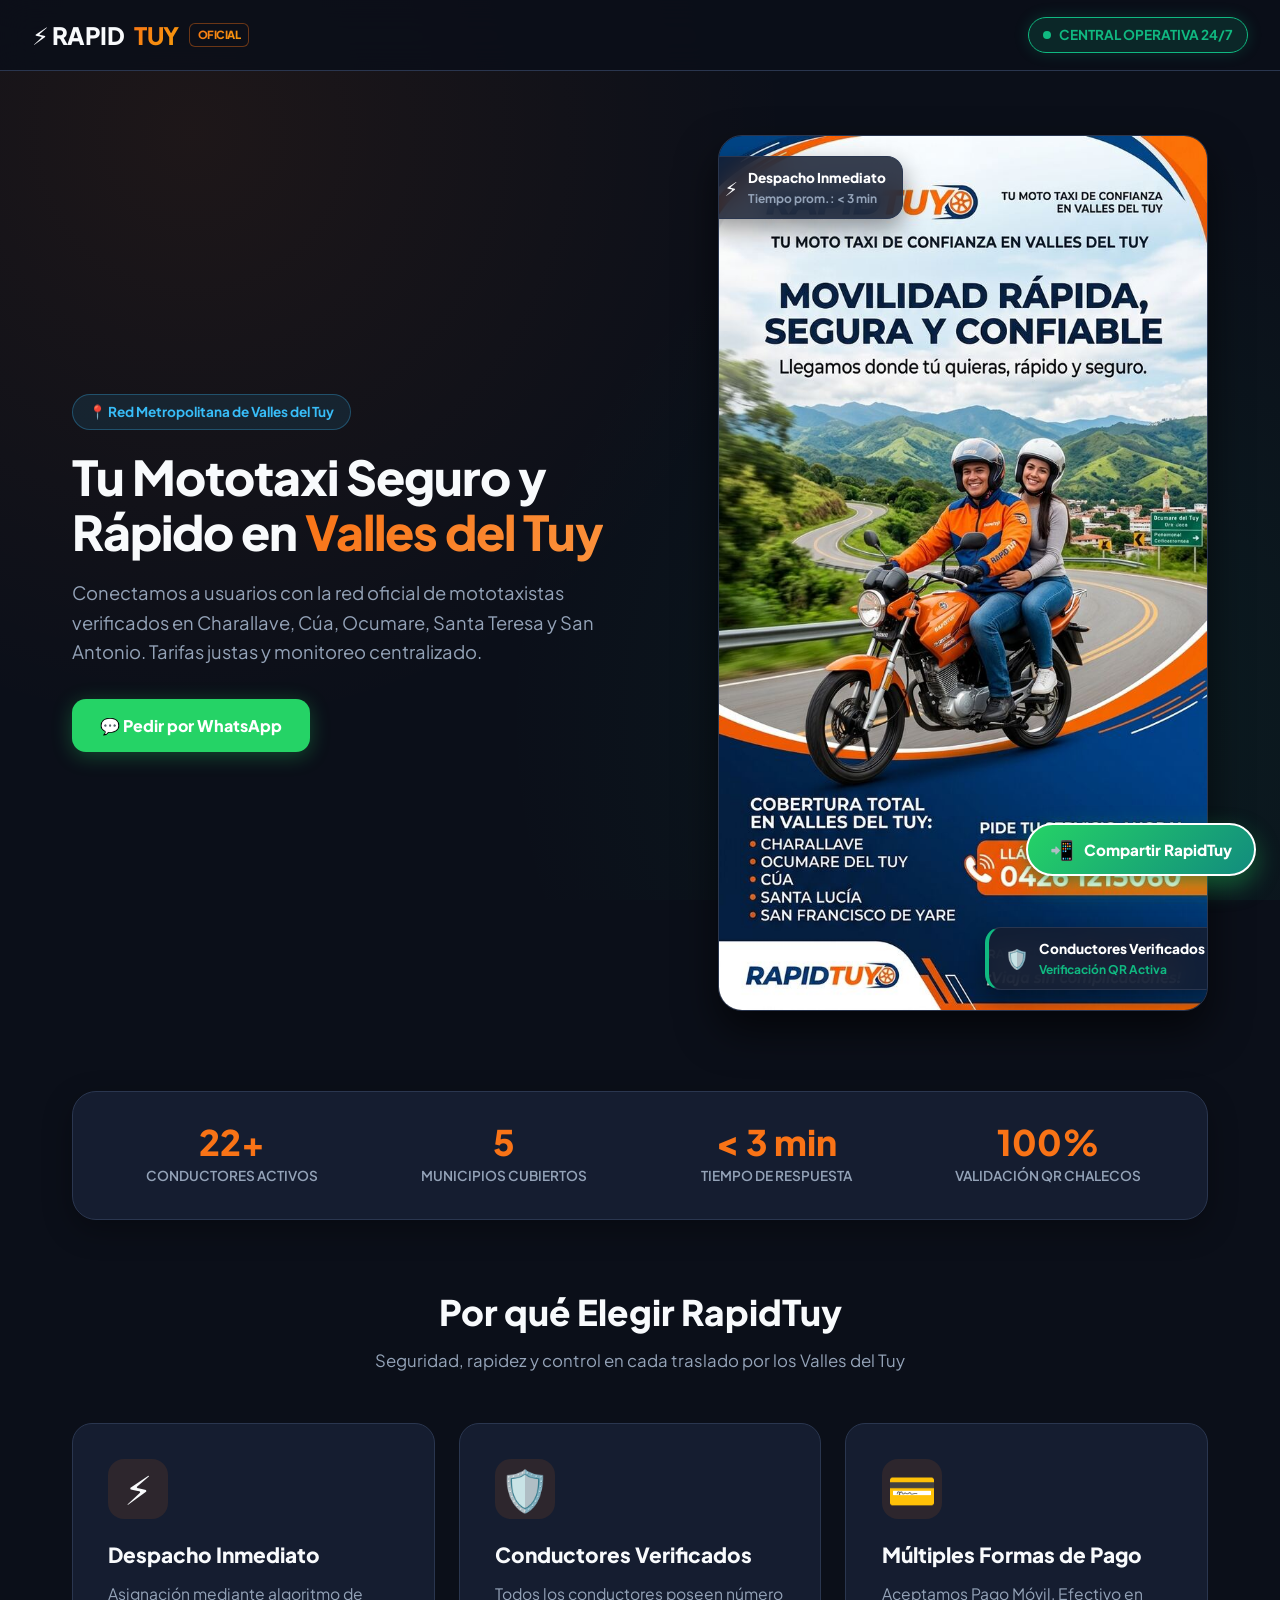
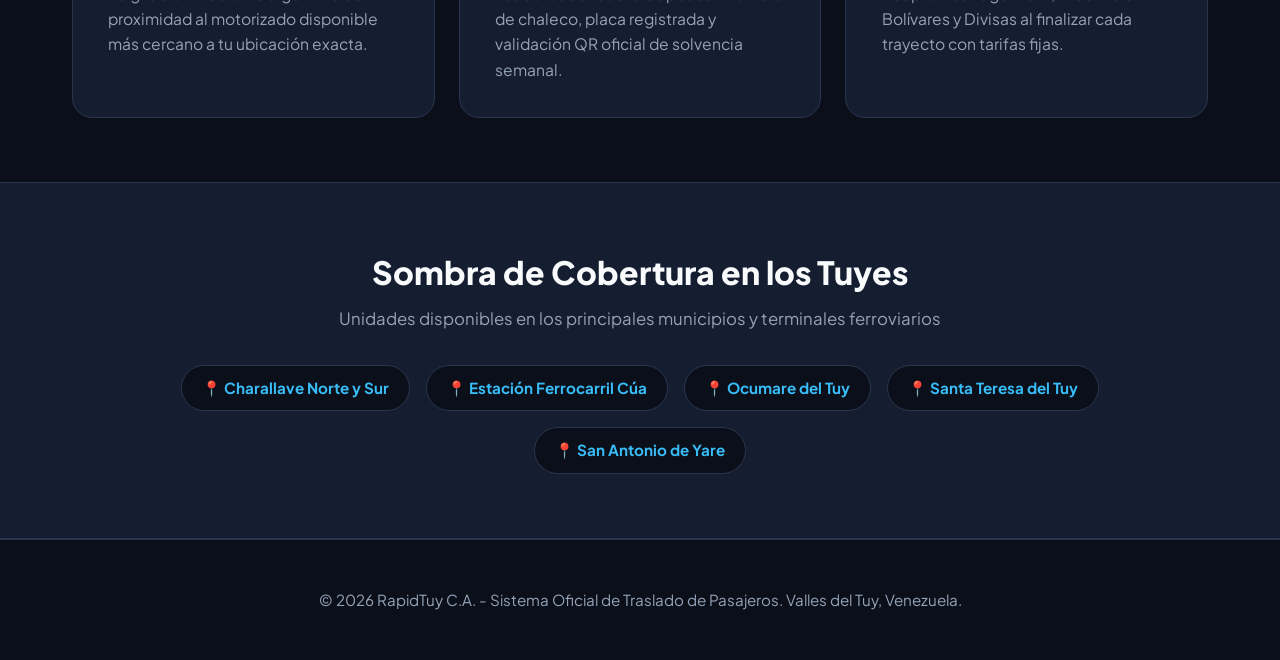
<file: index.html>
<!DOCTYPE html>
<html lang="es">
<head>
    <meta charset="UTF-8">
    <meta name="viewport" content="width=device-width, initial-scale=1.0">
    <title>RapidTuy - Tu Red Oficial de Mototaxis en Valles del Tuy</title>
    <link href="https://fonts.googleapis.com/css2?family=Plus+Jakarta+Sans:wght@400;500;600;700;800&display=swap" rel="stylesheet">
    <style>
        :root {
            --primary: #F97316;
            --primary-hover: #EA580C;
            --primary-glow: rgba(249, 115, 22, 0.4);
            --dark-bg: #0B0F19;
            --card-bg: #151D30;
            --card-border: #2A364F;
            --text-light: #F8FAFC;
            --text-muted: #94A3B8;
            --accent-green: #10B981;
            --accent-blue: #38BDF8;
            --accent-purple: #818CF8;
        }

        * {
            margin: 0;
            padding: 0;
            box-sizing: border-box;
            font-family: 'Plus Jakarta Sans', system-ui, -apple-system, sans-serif;
        }

        body {
            background-color: var(--dark-bg);
            color: var(--text-light);
            line-height: 1.6;
            overflow-x: hidden;
            background-image: 
                radial-gradient(circle at 15% 15%, rgba(249, 115, 22, 0.08) 0%, transparent 45%),
                radial-gradient(circle at 85% 80%, rgba(16, 185, 129, 0.08) 0%, transparent 45%);
            background-attachment: fixed;
        }

        /* HEADER NAV */
        header {
            background-color: rgba(11, 15, 25, 0.85);
            backdrop-filter: blur(16px);
            -webkit-backdrop-filter: blur(16px);
            position: sticky;
            top: 0;
            z-index: 100;
            border-bottom: 1px solid var(--card-border);
            padding: 1rem 2rem;
            display: flex;
            justify-content: space-between;
            align-items: center;
        }

        .logo {
            display: flex;
            align-items: center;
            gap: 10px;
            font-size: 1.5rem;
            font-weight: 800;
            color: var(--text-light);
            text-decoration: none;
            letter-spacing: -0.5px;
        }

        .logo span {
            color: var(--primary);
            background: linear-gradient(135deg, #F97316 0%, #F59E0B 100%);
            -webkit-background-clip: text;
            -webkit-text-fill-color: transparent;
        }

        .logo-badge {
            background: rgba(249, 115, 22, 0.15);
            border: 1px solid rgba(249, 115, 22, 0.4);
            color: var(--primary);
            font-size: 0.7rem;
            font-weight: 800;
            padding: 2px 8px;
            border-radius: 6px;
            text-transform: uppercase;
        }

        .status-badge {
            background-color: rgba(16, 185, 129, 0.15);
            color: var(--accent-green);
            padding: 6px 14px;
            border-radius: 20px;
            font-size: 0.85rem;
            font-weight: 700;
            border: 1px solid var(--accent-green);
            display: inline-flex;
            align-items: center;
            gap: 8px;
            box-shadow: 0 0 15px rgba(16, 185, 129, 0.2);
        }

        .status-dot {
            width: 8px;
            height: 8px;
            background-color: var(--accent-green);
            border-radius: 50%;
            animation: pulse 1.5s infinite;
        }

        @keyframes pulse {
            0% { opacity: 0.4; transform: scale(0.9); }
            50% { opacity: 1; transform: scale(1.2); }
            100% { opacity: 0.4; transform: scale(0.9); }
        }

        /* HERO SECTION */
        .hero-container {
            max-width: 1200px;
            margin: 0 auto;
            padding: 4rem 2rem 2rem 2rem;
            display: grid;
            grid-template-columns: 1.1fr 0.9fr;
            gap: 3rem;
            align-items: center;
        }

        @media (max-width: 900px) {
            .hero-container {
                grid-template-columns: 1fr;
                text-align: center;
                padding-top: 2rem;
            }
        }

        .hero-tag {
            display: inline-flex;
            align-items: center;
            gap: 8px;
            background: rgba(56, 189, 248, 0.1);
            border: 1px solid rgba(56, 189, 248, 0.3);
            color: var(--accent-blue);
            padding: 6px 16px;
            border-radius: 30px;
            font-size: 0.85rem;
            font-weight: 700;
            margin-bottom: 1.2rem;
        }

        .hero h1 {
            font-size: 3rem;
            font-weight: 800;
            line-height: 1.15;
            margin-bottom: 1.2rem;
            letter-spacing: -1px;
        }

        .hero h1 span {
            background: linear-gradient(135deg, #F97316 0%, #FB923C 100%);
            -webkit-background-clip: text;
            -webkit-text-fill-color: transparent;
        }

        .hero p {
            font-size: 1.15rem;
            color: var(--text-muted);
            margin-bottom: 2rem;
            max-width: 580px;
        }

        .cta-group {
            display: flex;
            gap: 1rem;
            flex-wrap: wrap;
        }

        @media (max-width: 900px) {
            .cta-group {
                justify-content: center;
            }
        }

        .btn {
            padding: 14px 28px;
            border-radius: 14px;
            font-weight: 800;
            text-decoration: none;
            display: inline-flex;
            align-items: center;
            gap: 10px;
            transition: all 0.25s cubic-bezier(0.4, 0, 0.2, 1);
            font-size: 1rem;
            border: none;
            cursor: pointer;
        }

        .btn-primary {
            background-color: var(--primary);
            color: white;
            box-shadow: 0 4px 20px var(--primary-glow);
        }

        .btn-primary:hover {
            background-color: var(--primary-hover);
            transform: translateY(-3px);
            box-shadow: 0 8px 25px rgba(249, 115, 22, 0.6);
        }

        .btn-whatsapp {
            background-color: #25D366;
            color: white;
            box-shadow: 0 4px 20px rgba(37, 211, 102, 0.3);
        }

        .btn-whatsapp:hover {
            background-color: #1DA851;
            transform: translateY(-3px);
            box-shadow: 0 8px 25px rgba(37, 211, 102, 0.5);
        }

        .btn-gps-origin {
            background: linear-gradient(135deg, #10B981 0%, #059669 100%) !important;
            color: white !important;
            border: none !important;
            border-radius: 12px !important;
            padding: 10px 14px !important;
            font-size: 0.85rem !important;
            font-weight: 700 !important;
            width: 100% !important;
            margin-top: 8px !important;
            box-shadow: 0 4px 14px rgba(16, 185, 129, 0.3) !important;
            transition: all 0.25s ease !important;
            cursor: pointer !important;
            display: inline-flex !important;
            align-items: center !important;
            justify-content: center !important;
            gap: 6px !important;
        }

        .btn-gps-origin:hover {
            transform: translateY(-2px) !important;
            box-shadow: 0 6px 20px rgba(16, 185, 129, 0.5) !important;
        }

        .btn-gps-dest {
            background: linear-gradient(135deg, #0EA5E9 0%, #0284C7 100%) !important;
            color: white !important;
            border: none !important;
            border-radius: 12px !important;
            padding: 10px 14px !important;
            font-size: 0.85rem !important;
            font-weight: 700 !important;
            width: 100% !important;
            margin-top: 8px !important;
            box-shadow: 0 4px 14px rgba(14, 165, 233, 0.3) !important;
            transition: all 0.25s ease !important;
            cursor: pointer !important;
            display: inline-flex !important;
            align-items: center !important;
            justify-content: center !important;
            gap: 6px !important;
        }

        .btn-gps-dest:hover {
            transform: translateY(-2px) !important;
            box-shadow: 0 6px 20px rgba(14, 165, 233, 0.5) !important;
        }

        .btn-secondary {
            background-color: var(--card-bg);
            color: var(--text-light);
            border: 1px solid var(--card-border);
        }

        .btn-secondary:hover {
            background-color: var(--card-border);
            transform: translateY(-2px);
        }

        /* HERO IMAGE CARD */
        .hero-visual {
            position: relative;
            display: flex;
            justify-content: center;
        }

        .image-wrapper {
            position: relative;
            width: 100%;
            border-radius: 24px;
            overflow: hidden;
            border: 1px solid var(--card-border);
            box-shadow: 0 20px 40px rgba(0, 0, 0, 0.6);
        }

        .image-wrapper img {
            width: 100%;
            height: auto;
            display: block;
            object-fit: cover;
            transition: transform 0.5s ease;
        }

        .image-wrapper:hover img {
            transform: scale(1.03);
        }

        .floating-badge {
            position: absolute;
            background: rgba(21, 29, 48, 0.85);
            backdrop-filter: blur(12px);
            border: 1px solid var(--card-border);
            padding: 10px 16px;
            border-radius: 16px;
            display: flex;
            align-items: center;
            gap: 10px;
            box-shadow: 0 10px 25px rgba(0, 0, 0, 0.4);
            font-size: 0.85rem;
            font-weight: 700;
        }

        .badge-1 {
            top: 20px;
            left: -15px;
            border-left: 4px solid var(--primary);
        }

        .badge-2 {
            bottom: 20px;
            right: -15px;
            border-left: 4px solid var(--accent-green);
        }

        /* METRICS BAR */
        .metrics-section {
            max-width: 1200px;
            margin: 3rem auto;
            padding: 0 2rem;
        }

        .metrics-grid {
            display: grid;
            grid-template-columns: repeat(auto-fit, minmax(200px, 1fr));
            gap: 1.2rem;
            background: var(--card-bg);
            border: 1px solid var(--card-border);
            padding: 2rem;
            border-radius: 24px;
            box-shadow: 0 10px 30px rgba(0,0,0,0.3);
        }

        .metric-item {
            text-align: center;
        }

        .metric-number {
            font-size: 2.2rem;
            font-weight: 800;
            color: var(--primary);
            line-height: 1;
            margin-bottom: 6px;
        }

        .metric-label {
            font-size: 0.85rem;
            color: var(--text-muted);
            font-weight: 600;
            text-transform: uppercase;
        }

        /* FARE CALCULATOR */
        .calculator-section {
            max-width: 1200px;
            margin: 4rem auto;
            padding: 0 2rem;
        }

        .calculator-card {
            background-color: var(--card-bg);
            border: 1px solid var(--card-border);
            border-radius: 24px;
            padding: 2.5rem;
            box-shadow: 0 15px 35px rgba(0, 0, 0, 0.4);
            position: relative;
            overflow: hidden;
        }

        .calculator-card::before {
            content: '';
            position: absolute;
            top: 0;
            left: 0;
            right: 0;
            height: 4px;
            background: linear-gradient(90deg, var(--primary), var(--accent-green));
        }

        .calculator-title {
            font-size: 1.5rem;
            font-weight: 800;
            margin-bottom: 0.5rem;
            display: flex;
            align-items: center;
            gap: 10px;
        }

        .calculator-subtitle {
            color: var(--text-muted);
            font-size: 0.95rem;
            margin-bottom: 2rem;
        }

        .form-grid {
            display: grid;
            grid-template-columns: 1fr 1fr;
            gap: 1.5rem;
            margin-bottom: 1.5rem;
        }

        @media (max-width: 700px) {
            .form-grid {
                grid-template-columns: 1fr;
            }
        }

        .form-group label {
            display: block;
            font-size: 0.85rem;
            font-weight: 700;
            color: var(--text-muted);
            margin-bottom: 8px;
            text-transform: uppercase;
            letter-spacing: 0.5px;
        }

        .form-control {
            width: 100%;
            padding: 14px 18px;
            border-radius: 14px;
            border: 1px solid var(--card-border);
            background-color: var(--dark-bg);
            color: white;
            font-size: 1rem;
            font-weight: 600;
            outline: none;
            transition: border-color 0.2s ease;
        }

        .form-control:focus {
            border-color: var(--primary);
        }

        .estimate-box {
            background-color: var(--dark-bg);
            border: 1px solid var(--card-border);
            border-radius: 18px;
            padding: 1.5rem;
            display: flex;
            justify-content: space-between;
            align-items: center;
            flex-wrap: wrap;
            gap: 1rem;
            margin-top: 1.5rem;
        }

        .estimate-price {
            font-size: 2.2rem;
            font-weight: 800;
            color: var(--accent-green);
            line-height: 1;
        }

        /* FEATURES GRID */
        .features-section {
            max-width: 1200px;
            margin: 4rem auto;
            padding: 0 2rem;
        }

        .section-header {
            text-align: center;
            margin-bottom: 3rem;
        }

        .section-header h2 {
            font-size: 2.2rem;
            font-weight: 800;
            margin-bottom: 0.5rem;
        }

        .section-header p {
            color: var(--text-muted);
            font-size: 1.05rem;
        }

        .features-grid {
            display: grid;
            grid-template-columns: repeat(auto-fit, minmax(320px, 1fr));
            gap: 1.5rem;
        }

        .feature-card {
            background-color: var(--card-bg);
            border: 1px solid var(--card-border);
            padding: 2.2rem;
            border-radius: 20px;
            transition: all 0.3s ease;
        }

        .feature-card:hover {
            transform: translateY(-5px);
            border-color: var(--primary);
            box-shadow: 0 10px 25px rgba(249, 115, 22, 0.15);
        }

        .feature-icon {
            font-size: 2.5rem;
            margin-bottom: 1.2rem;
            background: rgba(249, 115, 22, 0.1);
            width: 60px;
            height: 60px;
            display: flex;
            align-items: center;
            justify-content: center;
            border-radius: 16px;
        }

        .feature-title {
            font-size: 1.3rem;
            font-weight: 800;
            margin-bottom: 0.6rem;
        }

        .feature-desc {
            color: var(--text-muted);
            font-size: 0.98rem;
            line-height: 1.6;
        }

        /* COVERAGE ZONES */
        .zones-section {
            background-color: var(--card-bg);
            border-top: 1px solid var(--card-border);
            border-bottom: 1px solid var(--card-border);
            padding: 4rem 2rem;
            text-align: center;
        }

        .zones-list {
            display: flex;
            justify-content: center;
            gap: 1rem;
            flex-wrap: wrap;
            margin-top: 2rem;
            max-width: 1000px;
            margin-left: auto;
            margin-right: auto;
        }

        .zone-pill {
            background-color: var(--dark-bg);
            border: 1px solid var(--card-border);
            padding: 10px 20px;
            border-radius: 30px;
            font-weight: 700;
            font-size: 0.95rem;
            color: var(--accent-blue);
            transition: all 0.2s ease;
        }

        .zone-pill:hover {
            border-color: var(--accent-blue);
            transform: scale(1.05);
        }

        footer {
            text-align: center;
            padding: 3rem 1rem;
            color: var(--text-muted);
            font-size: 0.95rem;
            border-top: 1px solid var(--card-border);
        }

        /* FLOATING SHARE BUTTON */
        .floating-share-btn {
            position: fixed;
            bottom: 24px;
            right: 24px;
            z-index: 9999;
            background: linear-gradient(135deg, #25D366 0%, #128C7E 100%);
            color: #ffffff;
            border: 2px solid #ffffff;
            border-radius: 50px;
            padding: 12px 22px;
            display: flex;
            align-items: center;
            gap: 10px;
            font-family: inherit;
            font-weight: 800;
            font-size: 0.95rem;
            cursor: pointer;
            box-shadow: 0 10px 25px rgba(37, 211, 102, 0.4), 0 4px 10px rgba(0, 0, 0, 0.3);
            transition: all 0.3s cubic-bezier(0.175, 0.885, 0.32, 1.275);
            text-decoration: none;
        }

        .floating-share-btn:hover {
            transform: translateY(-4px) scale(1.06);
            box-shadow: 0 14px 32px rgba(37, 211, 102, 0.6), 0 6px 15px rgba(0, 0, 0, 0.4);
        }

        .floating-share-btn:active {
            transform: translateY(0) scale(0.98);
        }
    </style>
</head>
<body>

    <!-- HEADER NAVIGATION -->
    <header>
        <a href="#" class="logo">
            ⚡ RAPID<span>TUY</span>
            <span class="logo-badge">OFICIAL</span>
        </a>
        <div class="status-badge">
            <div class="status-dot"></div>
            <span>CENTRAL OPERATIVA 24/7</span>
        </div>
    </header>

    <!-- HERO SECTION -->
    <section class="hero-container">
        <div class="hero">
            <div class="hero-tag">
                📍 Red Metropolitana de Valles del Tuy
            </div>
            <h1>Tu Mototaxi Seguro y Rápido en <span>Valles del Tuy</span></h1>
            <p>Conectamos a usuarios con la red oficial de mototaxistas verificados en Charallave, Cúa, Ocumare, Santa Teresa y San Antonio. Tarifas justas y monitoreo centralizado.</p>
            
            <div class="cta-group">
                <a href="https://wa.me/584261215060?text=Hola%20RapidTuy%20deseo%20solicitar%20un%20servicio%20de%20moto" class="btn btn-whatsapp" id="heroWhatsappBtn" target="_blank">
                    💬 Pedir por WhatsApp
                </a>

            </div>
        </div>

        <div class="hero-visual">
            <div class="image-wrapper">
                <img src="[data-uri]" alt="RapidTuy Moto Taxi Valles del Tuy" onerror="this.onerror=null; this.src='data:image/svg+xml;utf8,<svg xmlns=\'http://www.w3.org/2000/svg\' width=\'800\' height=\'500\' viewBox=\'0 0 800 500\'><rect width=\'100%\' height=\'100%\' fill=\'%23151D30\'/><circle cx=\'400\' cy=\'200\' r=\'120\' fill=\'%23F97316\' opacity=\'0.2\'/><text x=\'50%\' y=\'45%\' font-family=\'sans-serif\' font-weight=\'bold\' font-size=\'36\' fill=\'%23F97316\' text-anchor=\'middle\'>⚡ RAPIDTUY</text><text x=\'50%\' y=\'55%\' font-family=\'sans-serif\' font-size=\'20\' fill=\'%23F8FAFC\' text-anchor=\'middle\'>Red Oficial de Mototaxis Valles del Tuy</text><text x=\'50%\' y=\'65%\' font-family=\'sans-serif\' font-size=\'16\' fill=\'%2310B981\' text-anchor=\'middle\'>Charallave • Cúa • Ocumare • Santa Teresa • Yare</text></svg>';">
                <div class="floating-badge badge-1">
                    <span style="font-size: 1.2rem;">⚡</span>
                    <div>
                        <div style="color: white; font-weight: 800;">Despacho Inmediato</div>
                        <div style="color: #94A3B8; font-size: 0.75rem;">Tiempo prom.: &lt; 3 min</div>
                    </div>
                </div>
                <div class="floating-badge badge-2">
                    <span style="font-size: 1.2rem;">🛡️</span>
                    <div>
                        <div style="color: white; font-weight: 800;">Conductores Verificados</div>
                        <div style="color: #10B981; font-size: 0.75rem;">Verificación QR Activa</div>
                    </div>
                </div>
            </div>
        </div>
    </section>

    <!-- METRICS SECTION -->
    <section class="metrics-section">
        <div class="metrics-grid">
            <div class="metric-item">
                <div class="metric-number">22+</div>
                <div class="metric-label">Conductores Activos</div>
            </div>
            <div class="metric-item">
                <div class="metric-number">5</div>
                <div class="metric-label">Municipios Cubiertos</div>
            </div>
            <div class="metric-item">
                <div class="metric-number">&lt; 3 min</div>
                <div class="metric-label">Tiempo de Respuesta</div>
            </div>
            <div class="metric-item">
                <div class="metric-number">100%</div>
                <div class="metric-label">Validación QR Chalecos</div>
            </div>
        </div>
    </section>

    <!-- FEATURES SECTION -->
    <section class="features-section">
        <div class="section-header">
            <h2>Por qué Elegir <span>RapidTuy</span></h2>
            <p>Seguridad, rapidez y control en cada traslado por los Valles del Tuy</p>
        </div>

        <div class="features-grid">
            <div class="feature-card">
                <div class="feature-icon">⚡</div>
                <div class="feature-title">Despacho Inmediato</div>
                <div class="feature-desc">Asignación mediante algoritmo de proximidad al motorizado disponible más cercano a tu ubicación exacta.</div>
            </div>
            <div class="feature-card">
                <div class="feature-icon">🛡️</div>
                <div class="feature-title">Conductores Verificados</div>
                <div class="feature-desc">Todos los conductores poseen número de chaleco, placa registrada y validación QR oficial de solvencia semanal.</div>
            </div>
            <div class="feature-card">
                <div class="feature-icon">💳</div>
                <div class="feature-title">Múltiples Formas de Pago</div>
                <div class="feature-desc">Aceptamos Pago Móvil, Efectivo en Bolívares y Divisas al finalizar cada trayecto con tarifas fijas.</div>
            </div>
        </div>
    </section>

    <!-- COVERAGE ZONES -->
    <section class="zones-section">
        <h2 style="font-size: 2rem; font-weight: 800;">Sombra de Cobertura en los Tuyes</h2>
        <p style="color: var(--text-muted); margin-top: 0.5rem; font-size: 1.05rem;">Unidades disponibles en los principales municipios y terminales ferroviarios</p>
        <div class="zones-list">
            <div class="zone-pill">📍 Charallave Norte y Sur</div>
            <div class="zone-pill">📍 Estación Ferrocarril Cúa</div>
            <div class="zone-pill">📍 Ocumare del Tuy</div>
            <div class="zone-pill">📍 Santa Teresa del Tuy</div>
            <div class="zone-pill">📍 San Antonio de Yare</div>
        </div>
    </section>

    <!-- FOOTER -->
    <footer>
        <p>&copy; 2026 RapidTuy C.A. - Sistema Oficial de Traslado de Pasajeros. Valles del Tuy, Venezuela.</p>
    </footer>

    <!-- FLOATING SHARE BUTTON (WEB SHARE API) -->
    <button class="floating-share-btn" onclick="shareRapidTuy()" id="btnFloatingShare" title="Compartir RapidTuy por mensajería">
        <span style="font-size: 1.2rem;">📲</span>
        <span>Compartir RapidTuy</span>
    </button>

    <script>
        async function shareRapidTuy() {
            const shareData = {
                title: 'RapidTuy - Mototaxis Valles del Tuy',
                text: '¡Pide tu moto taxi rápido y seguro en los Valles del Tuy con RapidTuy! Cotiza tu viaje y contacta a la central aquí:',
                url: window.location.href || 'https://ais-pre-k7q6427t2vsl3nsbjp7e4k-437635375840.us-west2.run.app'
            };

            if (navigator.share) {
                try {
                    await navigator.share(shareData);
                } catch (err) {
                    console.log('Error o cancelación en Web Share API:', err);
                }
            } else {
                const textToShare = encodeURIComponent(`${shareData.text} ${shareData.url}`);
                const whatsappUrl = `https://api.whatsapp.com/send?text=${textToShare}`;
                if (confirm('✅ ¿Deseas abrir WhatsApp para enviar el enlace de RapidTuy a tus contactos?')) {
                    window.open(whatsappUrl, '_blank');
                } else {
                    navigator.clipboard.writeText(shareData.url).then(() => {
                        alert('📋 ¡Enlace de RapidTuy copiado al portapapeles! Puedes enviarlo por tu aplicación de mensajería preferida.');
                    });
                }
            }
        }).catch(() => {
                alert('Enlace: ' + url);
            });
        }

        document.addEventListener('DOMContentLoaded', () => {
            const originSelect = document.getElementById('origin');
            const destinationSelect = document.getElementById('destination');
            const farePrice = document.getElementById('farePrice');
            const estimatedTime = document.getElementById('estimatedTime');
            const requestWhatsappBtn = document.getElementById('requestWhatsappBtn');

            const fares = {
                'charallave_centro': { 'charallave_centro': 2.0, 'ferro_cua': 4.0, 'ocumare_centro': 6.0, 'santa_teresa': 7.0, 'yare': 5.0, 'tamanaco_tuy': 3.0, 'las_brisas': 3.5, 'pinto_salinas': 4.5 },
                'ferro_cua': { 'charallave_centro': 4.0, 'ferro_cua': 2.0, 'ocumare_centro': 5.0, 'santa_teresa': 6.5, 'yare': 4.5, 'tamanaco_tuy': 4.5, 'las_brisas': 5.0, 'pinto_salinas': 3.0 },
                'ocumare_centro': { 'charallave_centro': 6.0, 'ferro_cua': 5.0, 'ocumare_centro': 2.0, 'santa_teresa': 5.5, 'yare': 4.0, 'tamanaco_tuy': 6.0, 'las_brisas': 7.0, 'pinto_salinas': 5.5 },
                'santa_teresa': { 'charallave_centro': 7.0, 'ferro_cua': 6.5, 'ocumare_centro': 5.5, 'santa_teresa': 2.0, 'yare': 3.5, 'tamanaco_tuy': 7.0, 'las_brisas': 8.0, 'pinto_salinas': 7.0 },
                'yare': { 'charallave_centro': 5.0, 'ferro_cua': 4.5, 'ocumare_centro': 4.0, 'santa_teresa': 3.5, 'yare': 2.0, 'tamanaco_tuy': 5.0, 'las_brisas': 6.0, 'pinto_salinas': 5.0 },
                'tamanaco_tuy': { 'charallave_centro': 3.0, 'ferro_cua': 4.5, 'ocumare_centro': 6.0, 'santa_teresa': 7.0, 'yare': 5.0, 'tamanaco_tuy': 2.0, 'las_brisas': 3.0, 'pinto_salinas': 5.0 },
                'las_brisas': { 'charallave_centro': 3.5, 'ferro_cua': 5.0, 'ocumare_centro': 7.0, 'santa_teresa': 8.0, 'yare': 6.0, 'tamanaco_tuy': 3.0, 'las_brisas': 2.0, 'pinto_salinas': 5.5 },
                'pinto_salinas': { 'charallave_centro': 4.5, 'ferro_cua': 3.0, 'ocumare_centro': 5.5, 'santa_teresa': 7.0, 'yare': 5.0, 'tamanaco_tuy': 5.0, 'las_brisas': 5.5, 'pinto_salinas': 2.0 }
            };

            const zoneNames = {
                'charallave_centro': 'Charallave Centro / Ferrocarril',
                'ferro_cua': 'Estación Ferrocarril Cúa',
                'ocumare_centro': 'Ocumare del Tuy Centro',
                'santa_teresa': 'Santa Teresa del Tuy Centro',
                'yare': 'San Antonio de Yare Plaza',
                'tamanaco_tuy': 'C.C. Tamanaco Tuy',
                'las_brisas': 'Las Brisas / Charallave Norte',
                'pinto_salinas': 'Pinto Salinas / Cúa Sur'
            };

            function calculateFare() {
                const origin = originSelect.value;
                const dest = destinationSelect.value;

                let price = 3.0;
                let timeMin = 10;

                if (fares[origin] && fares[origin][dest]) {
                    price = fares[origin][dest];
                    timeMin = price === 2.0 ? 8 : Math.round(price * 3.5);
                }

                farePrice.textContent = `$${price.toFixed(2)}`;
                estimatedTime.textContent = `⏱️ Tiempo de llegada est.: ~${timeMin} min`;

                const textMessage = encodeURIComponent(`Hola RapidTuy, deseo solicitar un servicio de moto desde ${zoneNames[origin]} hasta ${zoneNames[dest]}. Tarifa estimada: $${price.toFixed(2)}.`);
                requestWhatsappBtn.href = `https://wa.me/584261215060?text=${textMessage}`;
            }

            if (originSelect && destinationSelect) {
                originSelect.addEventListener('change', calculateFare);
                destinationSelect.addEventListener('change', calculateFare);
                calculateFare();
            }

            // Live GPS Location Handler for Origen and Destino
            const btnGpsOrigin = document.getElementById('btnGpsOrigin');
            const btnGpsDest = document.getElementById('btnGpsDest');

            function applyGpsLocation(targetSelect, targetBtn, key, isOrigin) {
                if (!navigator.geolocation) {
                    alert('Su navegador no soporta geolocalización GPS.');
                    return;
                }
                targetBtn.textContent = '📡 Conectando con satélite GPS...';
                navigator.geolocation.getCurrentPosition(
                    (pos) => {
                        const lat = pos.coords.latitude.toFixed(4);
                        const lng = pos.coords.longitude.toFixed(4);
                        const gpsLabel = `📍 GPS en Vivo (${lat}, ${lng} - Valles del Tuy)`;
                        
                        let opt = Array.from(targetSelect.options).find(o => o.value === key);
                        if (!opt) {
                            opt = document.createElement('option');
                            opt.value = key;
                            targetSelect.prepend(opt);
                        }
                        opt.textContent = gpsLabel;
                        opt.selected = true;
                        
                        zoneNames[key] = gpsLabel;
                        if (!fares[key]) fares[key] = fares['charallave_centro'];
                        
                        targetBtn.textContent = `✅ GPS Capturado (${lat}, ${lng})`;
                        calculateFare();
                    },
                    (err) => {
                        const mockLat = (10.2394 + (Math.random() * 0.01 - 0.005)).toFixed(4);
                        const mockLng = (-66.8612 + (Math.random() * 0.01 - 0.005)).toFixed(4);
                        const gpsLabel = `📍 GPS en Vivo (${mockLat}, ${mockLng} - Valles del Tuy)`;
                        
                        let opt = Array.from(targetSelect.options).find(o => o.value === key);
                        if (!opt) {
                            opt = document.createElement('option');
                            opt.value = key;
                            targetSelect.prepend(opt);
                        }
                        opt.textContent = gpsLabel;
                        opt.selected = true;
                        
                        zoneNames[key] = gpsLabel;
                        if (!fares[key]) fares[key] = fares['charallave_centro'];
                        
                        targetBtn.textContent = `✅ GPS Simulado (${mockLat}, ${mockLng})`;
                        calculateFare();
                    },
                    { enableHighAccuracy: true, timeout: 8000 }
                );
            }

            if (btnGpsOrigin) {
                btnGpsOrigin.addEventListener('click', () => applyGpsLocation(originSelect, btnGpsOrigin, 'gps_location_orig', true));
            }
            if (btnGpsDest) {
                btnGpsDest.addEventListener('click', () => applyGpsLocation(destinationSelect, btnGpsDest, 'gps_location_dest', false));
            }
        });
    </script>
</body>
</html>
</file>
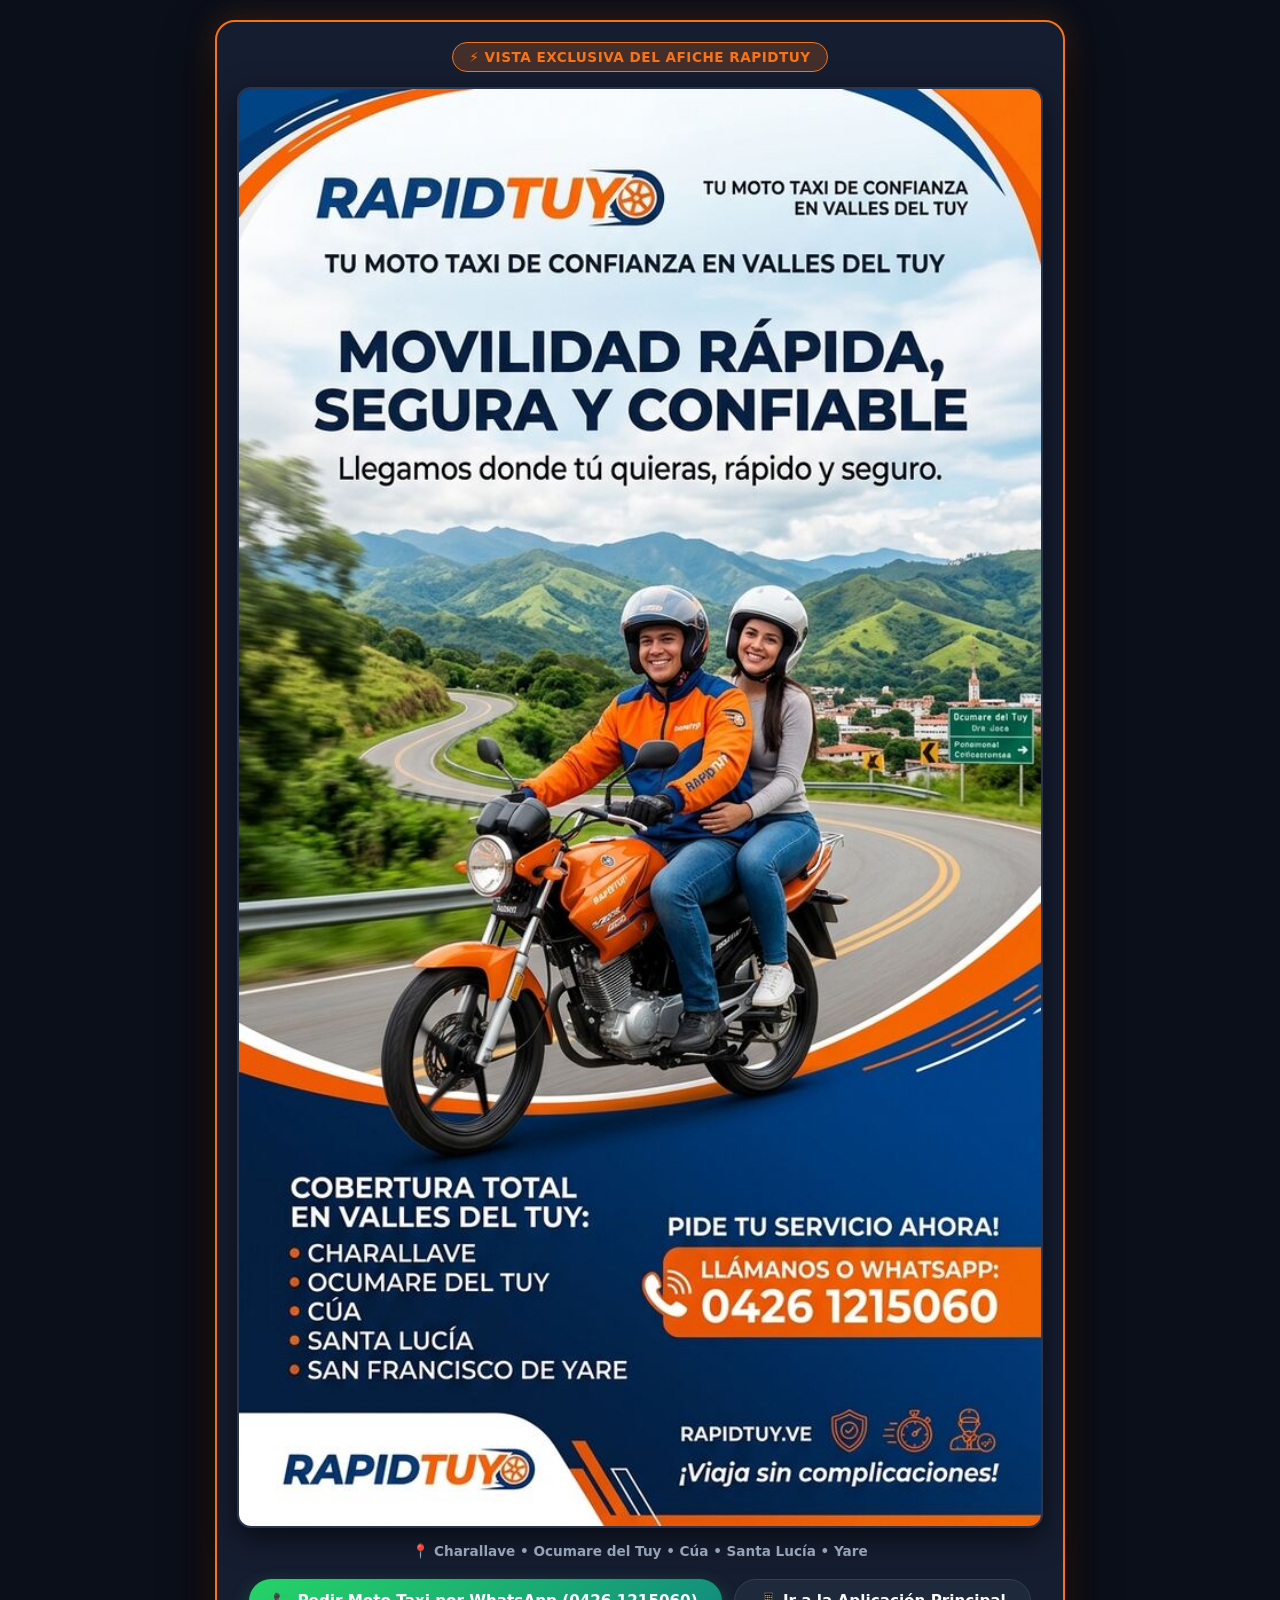
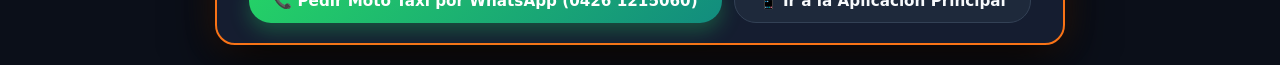
<file: flyer.html>
<!DOCTYPE html>
<html lang="es">
<head>
    <meta charset="UTF-8">
    <meta name="viewport" content="width=device-width, initial-scale=1.0">
    <title>RapidTuy - Afiche Promocional Oficial</title>
    <style>
        * { margin: 0; padding: 0; box-sizing: border-box; }
        body {
            background-color: #0B0F19;
            color: #ffffff;
            font-family: system-ui, -apple-system, sans-serif;
            display: flex;
            flex-direction: column;
            align-items: center;
            justify-content: center;
            min-height: 100vh;
            padding: 20px 15px;
            text-align: center;
        }
        .card {
            max-width: 850px;
            width: 100%;
            background: #151D30;
            border: 2px solid #F97316;
            border-radius: 20px;
            padding: 20px;
            box-shadow: 0 20px 50px rgba(0,0,0,0.9), 0 0 30px rgba(249,115,22,0.25);
        }
        .badge {
            display: inline-block;
            background: rgba(249, 115, 22, 0.2);
            border: 1px solid #F97316;
            color: #F97316;
            padding: 6px 16px;
            border-radius: 20px;
            font-weight: 800;
            font-size: 0.85rem;
            margin-bottom: 15px;
            text-transform: uppercase;
            letter-spacing: 0.5px;
        }
        .flyer-img {
            width: 100%;
            height: auto;
            border-radius: 14px;
            border: 2px solid #2A364F;
            display: block;
            margin: 0 auto;
            box-shadow: 0 10px 30px rgba(0,0,0,0.6);
        }
        .actions {
            margin-top: 20px;
            display: flex;
            gap: 12px;
            flex-wrap: wrap;
            justify-content: center;
        }
        .btn {
            text-decoration: none;
            padding: 12px 24px;
            border-radius: 30px;
            font-weight: 800;
            font-size: 0.95rem;
            display: inline-flex;
            align-items: center;
            gap: 8px;
            transition: all 0.2s ease;
            cursor: pointer;
            border: none;
        }
        .btn-whatsapp {
            background: linear-gradient(135deg, #25D366 0%, #128C7E 100%);
            color: #ffffff;
            box-shadow: 0 8px 20px rgba(37,211,102,0.3);
        }
        .btn-app {
            background: #1E293B;
            border: 1px solid #334155;
            color: #F8FAFC;
        }
        .btn:hover {
            transform: translateY(-2px);
            filter: brightness(1.1);
        }
        .footer-info {
            margin-top: 15px;
            font-size: 0.85rem;
            color: #94A3B8;
            font-weight: 600;
        }
    </style>
</head>
<body>
    <div class="card">
        <div class="badge">⚡ VISTA EXCLUSIVA DEL AFICHE RAPIDTUY</div>
        <img class="flyer-img" src="[data-uri]" alt="Afiche Promocional RapidTuy Valles del Tuy" onerror="this.onerror=null; this.src='./rapidtuy_promo_flyer.jpg';">
        <div class="footer-info">
            📍 Charallave • Ocumare del Tuy • Cúa • Santa Lucía • Yare
        </div>
        <div class="actions">
            <a href="https://wa.me/584261215060?text=Hola%20RapidTuy%20vi%20el%20afiche%20promocional" class="btn btn-whatsapp" target="_blank">
                📞 Pedir Moto Taxi por WhatsApp (0426 1215060)
            </a>
            <a href="./" class="btn btn-app">
                📱 Ir a la Aplicación Principal
            </a>
        </div>
    </div>
</body>
</html>
</file>
